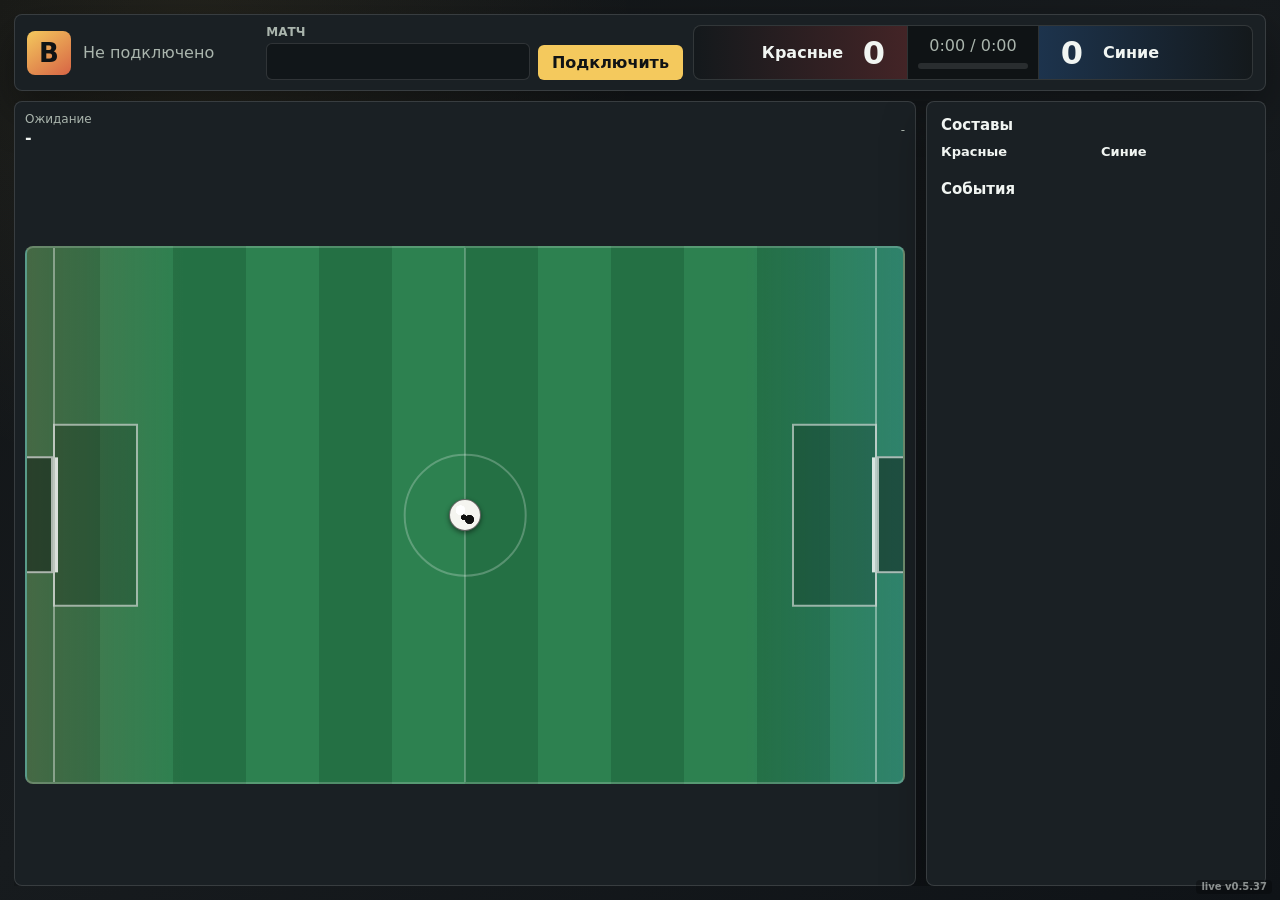
<file: bamjo-live/index.html>
<!doctype html>
<html lang="ru">
<head>
  <meta charset="utf-8">
  <meta name="viewport" content="width=device-width, initial-scale=1">
  <title>Матч</title>
  <link rel="stylesheet" href="./styles.css?v=0.5.36">
</head>
<body>
  <main class="app">
    <section class="topbar" aria-label="Матч">
      <div class="brand">
        <div class="mark">B</div>
        <div>
          <p id="matchStatus">Не подключено</p>
        </div>
      </div>

      <div class="connection" aria-label="Подключение">
        <label>
          <span>Матч</span>
          <input id="matchIdInput" autocomplete="off" spellcheck="false">
        </label>
        <button id="connectButton" type="button">Подключить</button>
      </div>

      <div class="scoreboard" aria-live="polite">
        <div class="team red">
          <span>Красные</span>
          <strong id="redScore">0</strong>
        </div>
        <div class="clock">
          <span id="tickLabel">0:00 / 0:00</span>
          <div class="progress"><i id="progressBar"></i></div>
        </div>
        <div class="team blue">
          <strong id="blueScore">0</strong>
          <span>Синие</span>
        </div>
      </div>
    </section>

    <section class="layout">
      <section class="pitchPanel" aria-label="Поле">
        <div class="pitchHeader">
          <div>
            <span id="phaseLabel">Ожидание</span>
            <strong id="matchIdLabel">-</strong>
          </div>
          <div id="serverTimeLabel">-</div>
        </div>
        <div class="pitchViewport">
          <div id="pitch" class="pitch">
            <div class="goalInterior redGoalInterior"></div>
            <div class="goalInterior blueGoalInterior"></div>
            <div class="goal redGoal"></div>
            <div class="goal blueGoal"></div>
            <div class="centerLine"></div>
            <div class="centerCircle"></div>
            <div id="objectsLayer" class="layer"></div>
            <div id="ballShadow" class="ballShadow" aria-hidden="true"></div>
            <div id="playersLayer" class="layer"></div>
            <div id="effectsLayer" class="layer effectsLayer"></div>
            <div id="curveTrail" class="curveTrail" aria-hidden="true"></div>
            <div id="angelTrail" class="angelTrail" aria-hidden="true"></div>
            <div id="ball" class="ball" aria-label="Мяч"></div>
            <div id="goalOverlay" class="goalOverlay" hidden>
              <strong>Гол!</strong>
              <span id="goalScorer"></span>
            </div>
            <div id="matchEndOverlay" class="matchEndOverlay" hidden>
              <strong>Матч окончен!</strong>
              <span id="matchEndScore">0:0</span>
            </div>
          </div>
        </div>
      </section>

      <aside class="sidePanel" aria-label="События">
        <section class="panelSection">
          <h2>Составы</h2>
          <div class="rosters">
            <div>
              <h3>Красные</h3>
              <div id="redRoster" class="roster"></div>
            </div>
            <div>
              <h3>Синие</h3>
              <div id="blueRoster" class="roster"></div>
            </div>
          </div>
        </section>
        <section class="panelSection eventsSection">
          <h2>События</h2>
          <div id="events" class="events"></div>
        </section>
      </aside>
    </section>
  </main>
  <div class="viewerVersion" aria-label="Версия клиента">live v0.5.37</div>

  <script type="module" src="./js/main.js?v=0.5.37"></script>
</body>
</html>
</file>
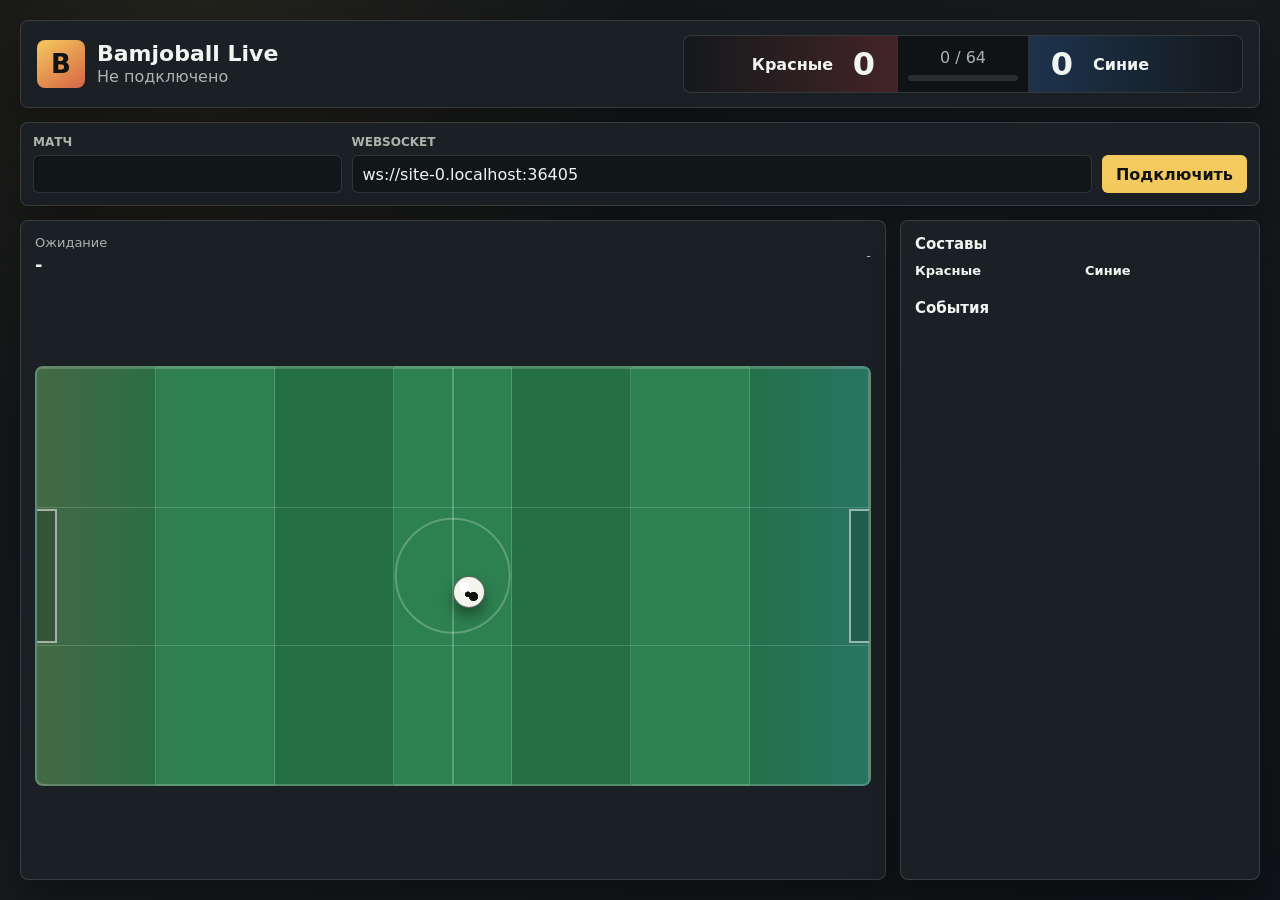
<file: bamjoball-match/index.html>
<!doctype html>
<html lang="ru">
<head>
  <meta charset="utf-8">
  <meta name="viewport" content="width=device-width, initial-scale=1">
  <title>Bamjoball Live</title>
  <link rel="stylesheet" href="./styles.css">
</head>
<body>
  <main class="app">
    <section class="topbar" aria-label="Матч">
      <div class="brand">
        <div class="mark">B</div>
        <div>
          <h1>Bamjoball Live</h1>
          <p id="matchStatus">Не подключено</p>
        </div>
      </div>

      <div class="scoreboard" aria-live="polite">
        <div class="team red">
          <span>Красные</span>
          <strong id="redScore">0</strong>
        </div>
        <div class="clock">
          <span id="tickLabel">0 / 64</span>
          <div class="progress"><i id="progressBar"></i></div>
        </div>
        <div class="team blue">
          <strong id="blueScore">0</strong>
          <span>Синие</span>
        </div>
      </div>
    </section>

    <section class="connection" aria-label="Подключение">
      <label>
        <span>Матч</span>
        <input id="matchIdInput" autocomplete="off" spellcheck="false">
      </label>
      <label class="wide">
        <span>WebSocket</span>
        <input id="wsInput" autocomplete="off" spellcheck="false" placeholder="wss://...">
      </label>
      <button id="connectButton" type="button">Подключить</button>
    </section>

    <section class="layout">
      <section class="pitchPanel" aria-label="Поле">
        <div class="pitchHeader">
          <div>
            <span id="phaseLabel">Ожидание</span>
            <strong id="matchIdLabel">-</strong>
          </div>
          <div id="serverTimeLabel">-</div>
        </div>
        <div id="pitch" class="pitch">
          <div class="goal redGoal"></div>
          <div class="goal blueGoal"></div>
          <div class="centerLine"></div>
          <div class="centerCircle"></div>
          <div id="objectsLayer" class="layer"></div>
          <div id="playersLayer" class="layer"></div>
          <div id="ball" class="ball" aria-label="Мяч"></div>
        </div>
      </section>

      <aside class="sidePanel" aria-label="События">
        <section class="panelSection">
          <h2>Составы</h2>
          <div class="rosters">
            <div>
              <h3>Красные</h3>
              <div id="redRoster" class="roster"></div>
            </div>
            <div>
              <h3>Синие</h3>
              <div id="blueRoster" class="roster"></div>
            </div>
          </div>
        </section>
        <section class="panelSection eventsSection">
          <h2>События</h2>
          <div id="events" class="events"></div>
        </section>
      </aside>
    </section>
  </main>

  <script src="./app.js"></script>
</body>
</html>
</file>
<file: bamjo-live/styles.css>
:root {
  color-scheme: dark;
  --bg: #111416;
  --panel: #1c2226;
  --panel-2: #242b30;
  --line: rgba(255, 255, 255, 0.13);
  --text: #f1f5f2;
  --muted: #aab5ad;
  --red: #d94747;
  --red-deep: #7f1d1d;
  --blue: #3887e8;
  --blue-deep: #173d79;
  --field: #247044;
  --field-2: #2d8150;
  --gold: #f4c95d;
  --shadow: rgba(0, 0, 0, 0.35);
}

* {
  box-sizing: border-box;
}

html,
body {
  min-height: 100%;
}

body {
  margin: 0;
  overflow: hidden;
  background:
    radial-gradient(circle at 15% 5%, rgba(244, 201, 93, 0.08), transparent 28rem),
    linear-gradient(145deg, #101315, #171b1e 48%, #0f1317);
  color: var(--text);
  font-family: Inter, ui-sans-serif, system-ui, -apple-system, BlinkMacSystemFont, "Segoe UI", sans-serif;
  letter-spacing: 0;
}

button,
input {
  font: inherit;
}

.app {
  height: 100vh;
  height: 100dvh;
  min-height: 0;
  padding: 14px;
  display: grid;
  grid-template-rows: auto minmax(0, 1fr);
  gap: 10px;
  overflow: hidden;
}

.topbar,
.pitchPanel,
.sidePanel {
  border: 1px solid var(--line);
  background: color-mix(in srgb, var(--panel) 94%, black);
  box-shadow: 0 18px 44px var(--shadow);
}

.topbar {
  min-height: 72px;
  border-radius: 8px;
  padding: 10px 12px;
  display: grid;
  grid-template-columns: minmax(180px, 0.55fr) minmax(280px, 1fr) minmax(340px, 560px);
  gap: 10px;
  align-items: center;
}

.brand {
  display: flex;
  align-items: center;
  gap: 12px;
  min-width: 0;
}

.mark {
  width: 44px;
  height: 44px;
  border-radius: 8px;
  display: grid;
  place-items: center;
  background: linear-gradient(145deg, #f4c95d, #d76445);
  color: #101315;
  font-weight: 900;
  font-size: 26px;
}

h1,
h2,
h3,
p {
  margin: 0;
}

h1 {
  font-size: 22px;
  line-height: 1.1;
}

.brand p,
.pitchHeader,
.connection span,
.clock span,
.rosterMeta,
.eventMeta {
  color: var(--muted);
}

.scoreboard {
  min-height: 52px;
  display: grid;
  grid-template-columns: 1fr 132px 1fr;
  align-items: center;
  overflow: hidden;
  border-radius: 8px;
  border: 1px solid var(--line);
  background: #14191c;
}

.team {
  height: 100%;
  display: flex;
  align-items: center;
  gap: 12px;
  padding: 10px 14px;
  font-weight: 800;
}

.team.red {
  justify-content: flex-end;
  background: linear-gradient(90deg, transparent, rgba(217, 71, 71, 0.24));
}

.team.blue {
  justify-content: flex-start;
  background: linear-gradient(270deg, transparent, rgba(56, 135, 232, 0.24));
}

.team strong {
  min-width: 38px;
  font-size: 32px;
  line-height: 1;
  text-align: center;
}

.clock {
  height: 100%;
  padding: 10px;
  display: grid;
  align-content: center;
  gap: 8px;
  text-align: center;
  border-left: 1px solid var(--line);
  border-right: 1px solid var(--line);
  background: rgba(0, 0, 0, 0.24);
}

.progress {
  height: 6px;
  overflow: hidden;
  border-radius: 999px;
  background: rgba(255, 255, 255, 0.11);
}

.progress i {
  display: block;
  width: 0;
  height: 100%;
  background: linear-gradient(90deg, var(--red), var(--gold), var(--blue));
}

.connection {
  min-width: 0;
  display: grid;
  grid-template-columns: minmax(180px, 1fr) auto;
  gap: 8px;
  align-items: end;
}

.connection label {
  display: grid;
  gap: 4px;
  min-width: 0;
}

.connection span {
  font-size: 12px;
  font-weight: 700;
  text-transform: uppercase;
}

.connection input {
  width: 100%;
  min-height: 34px;
  border: 1px solid var(--line);
  border-radius: 6px;
  padding: 8px 10px;
  color: var(--text);
  background: #111619;
  outline: none;
}

.connection input:focus {
  border-color: color-mix(in srgb, var(--gold) 70%, white);
}

.connection button {
  min-height: 34px;
  border: 0;
  border-radius: 6px;
  padding: 8px 14px;
  color: #101315;
  background: var(--gold);
  font-weight: 900;
  cursor: pointer;
}

.connection button:disabled {
  cursor: default;
  opacity: 0.62;
}

.layout {
  min-height: 0;
  display: grid;
  grid-template-columns: minmax(560px, 1fr) 340px;
  gap: 10px;
  overflow: hidden;
}

.pitchPanel,
.sidePanel {
  min-height: 0;
  border-radius: 8px;
}

.pitchPanel {
  padding: 10px;
  display: grid;
  grid-template-rows: auto minmax(0, 1fr);
  gap: 8px;
  overflow: hidden;
}

.pitchHeader {
  display: flex;
  justify-content: space-between;
  gap: 16px;
  align-items: center;
  font-size: 12px;
}

.pitchHeader strong {
  display: block;
  margin-top: 2px;
  color: var(--text);
  font-size: 16px;
}

.pitchViewport {
  min-width: 0;
  min-height: 0;
  container-type: size;
  display: grid;
  place-items: center;
  overflow: hidden;
}

.pitch {
  --field-aspect: 1.6341463415;
  --field-inset: 2.9850746269%;
  --field-width: 94.0298507463%;
  --goalkeeper-area-depth: 9.7014925373%;
  --goalkeeper-area-height: 34.1463414634%;
  --goal-mouth-within-area: 64.2857142857%;
  --goal-interior-depth: 2.9850746269%;
  --goal-interior-height: 17.0731707317%;
  position: relative;
  min-height: 0;
  aspect-ratio: var(--field-aspect);
  width: min(100cqw, calc(100cqh * var(--field-aspect)));
  max-width: 100%;
  max-height: 100%;
  align-self: center;
  justify-self: center;
  overflow: hidden;
  border-radius: 8px;
  border: 2px solid rgba(255, 255, 255, 0.2);
  background:
    linear-gradient(90deg, rgba(217, 71, 71, 0.18), transparent 18%, transparent 82%, rgba(56, 135, 232, 0.18)),
    repeating-linear-gradient(90deg, var(--field), var(--field) calc(100% / 12), var(--field-2) calc(100% / 12), var(--field-2) calc(200% / 12));
}

.pitch.customField {
  background:
    linear-gradient(90deg, rgba(217, 71, 71, 0.12), transparent 20%, transparent 80%, rgba(56, 135, 232, 0.12)),
    var(--field-image) center / cover no-repeat;
}

.pitch.customField::before,
.pitch.customField .goalInterior,
.pitch.customField .goal,
.pitch.customField .centerLine,
.pitch.customField .centerCircle {
  display: none;
}

.pitch::before {
  content: "";
  position: absolute;
  inset: 0 var(--field-inset);
  border-left: 2px solid rgba(255, 255, 255, 0.38);
  border-right: 2px solid rgba(255, 255, 255, 0.38);
  pointer-events: none;
}

.goalInterior {
  position: absolute;
  top: 50%;
  width: var(--goal-interior-depth);
  height: var(--goal-interior-height);
  transform: translateY(-50%);
  border: 2px solid rgba(255, 255, 255, 0.62);
  background: rgba(10, 16, 14, 0.46);
  z-index: 1;
}

.redGoalInterior {
  left: 0;
  border-left: 0;
}

.blueGoalInterior {
  right: 0;
  border-right: 0;
}

.goal {
  position: absolute;
  top: 50%;
  width: var(--goalkeeper-area-depth);
  height: var(--goalkeeper-area-height);
  transform: translateY(-50%);
  border: 2px solid rgba(255, 255, 255, 0.55);
  background: rgba(0, 0, 0, 0.2);
  z-index: 1;
}

.goal::after {
  content: "";
  position: absolute;
  top: 50%;
  width: 3px;
  height: var(--goal-mouth-within-area);
  transform: translateY(-50%);
  background: rgba(255, 255, 255, 0.82);
}

.redGoal {
  left: var(--field-inset);
}

.redGoal::after {
  left: 0;
}

.blueGoal {
  right: var(--field-inset);
}

.blueGoal::after {
  right: 0;
}

.centerLine {
  position: absolute;
  top: 0;
  bottom: 0;
  left: 50%;
  width: 2px;
  background: rgba(255, 255, 255, 0.24);
  transform: translateX(-50%);
  z-index: 1;
}

.centerCircle {
  position: absolute;
  left: 50%;
  top: 50%;
  width: 14%;
  aspect-ratio: 1;
  border: 2px solid rgba(255, 255, 255, 0.24);
  border-radius: 50%;
  transform: translate(-50%, -50%);
  z-index: 1;
}

.layer,
.ballShadow,
.ball {
  position: absolute;
  inset: 0;
  pointer-events: none;
}

.effectsLayer {
  z-index: 12;
}

.player,
.object,
.effect,
.ballShadow::before,
.ball::before {
  position: absolute;
}

.player {
  width: clamp(52px, 5.8vw, 74px);
  z-index: 4;
  transform: translate(-50%, -56%);
  transition: filter 160ms ease;
}

.playerBody {
  position: relative;
  z-index: 1;
  display: grid;
  justify-items: center;
  transform: translateY(calc(-1 * var(--player-lift, 0px))) scale(var(--player-air-scale, 1));
  transform-origin: center bottom;
}

.playerAltitudeShadow {
  position: absolute;
  left: 50%;
  top: calc(100% - 7px);
  z-index: 0;
  width: clamp(28px, 3.8vw, 46px);
  height: clamp(9px, 1.2vw, 14px);
  border-radius: 50%;
  background: rgba(0, 0, 0, 0.78);
  filter: blur(3px);
  opacity: var(--player-shadow-opacity, 0.34);
  transform: translate(-50%, -50%) scale(var(--player-shadow-scale, 1));
}

.player.dhSprinting::before,
.player.dhSprinting::after {
  content: "";
  position: absolute;
  left: auto;
  right: 50%;
  top: 66%;
  z-index: -1;
  pointer-events: none;
  transform-origin: 100% 50%;
  transform: translateY(calc(-50% - var(--player-lift, 0px))) rotate(var(--sprint-angle, 0deg));
}

.player.dhSprinting::before {
  width: clamp(58px, 6vw, 82px);
  height: clamp(28px, 3vw, 42px);
  background: linear-gradient(
    90deg,
    transparent 0%,
    rgba(198, 34, 9, 0.42) 18%,
    rgba(255, 76, 12, 0.92) 52%,
    rgba(255, 174, 48, 1) 78%,
    rgba(255, 248, 194, 1) 100%
  );
  clip-path: polygon(0 48%, 22% 20%, 17% 43%, 43% 8%, 38% 42%, 70% 20%, 100% 36%, 100% 64%, 69% 80%, 40% 58%, 22% 89%);
  filter: blur(0.8px) drop-shadow(0 0 11px rgba(255, 82, 16, 0.95));
  animation: dh-comet-flame 180ms ease-in-out infinite alternate;
}

.player.dhSprinting::after {
  width: clamp(42px, 4.6vw, 60px);
  height: clamp(10px, 1.2vw, 16px);
  background: linear-gradient(90deg, transparent, #ff5614 48%, #fff8c9);
  clip-path: polygon(0 42%, 38% 0, 100% 24%, 100% 76%, 34% 100%);
  filter: blur(0.4px) drop-shadow(0 0 8px rgba(255, 213, 92, 1));
  animation: dh-comet-core 130ms ease-in-out infinite alternate;
}

.player.angelEndurance .playerIcon {
  filter: brightness(1.12) saturate(0.94);
  box-shadow:
    0 0 0 2px rgba(255, 248, 205, 0.62),
    0 0 17px 6px rgba(255, 236, 156, 0.58),
    0 10px 22px rgba(0, 0, 0, 0.32);
  animation: angel-endurance-pulse 760ms ease-in-out infinite alternate;
}

.playerIcon {
  width: clamp(38px, 4.6vw, 54px);
  aspect-ratio: 1;
  border-radius: 0 0 7px 7px;
  border: 2px solid var(--team-color);
  background: #121619 center / cover no-repeat;
  opacity: 1;
  box-shadow: 0 10px 22px rgba(0, 0, 0, 0.32);
}

.player.hasBall .playerLabel {
  border-color: var(--gold);
  color: #101315;
  background: linear-gradient(180deg, #ffe188, var(--gold));
  box-shadow: 0 0 0 2px rgba(244, 201, 93, 0.44), 0 5px 12px rgba(0, 0, 0, 0.34);
  text-shadow: none;
}

.playerLabel {
  width: clamp(52px, 5.8vw, 74px);
  max-width: 100%;
  margin-bottom: -3px;
  padding: 2px 5px 3px;
  border: 2px solid var(--team-color);
  border-bottom: 0;
  border-radius: 7px 7px 0 0;
  color: white;
  background:
    linear-gradient(180deg, color-mix(in srgb, var(--team-color) 58%, #111 42%), color-mix(in srgb, var(--team-color) 34%, #050607 66%));
  font-size: 10px;
  font-weight: 900;
  line-height: 1.1;
  text-align: center;
  white-space: nowrap;
  overflow: hidden;
  text-overflow: ellipsis;
  text-shadow: 0 1px 2px rgba(0, 0, 0, 0.75);
}

.ball {
  z-index: 20;
}

.curveTrail {
  position: absolute;
  left: var(--ball-x, 50%);
  top: var(--ball-y, 50%);
  z-index: 19;
  width: clamp(34px, 4.2vw, 50px);
  height: clamp(18px, 2.8vw, 30px);
  border-radius: 999px 45% 45% 999px;
  pointer-events: none;
  opacity: 0;
  background: linear-gradient(
    90deg,
    rgba(44, 157, 255, 0) 0%,
    rgba(57, 170, 255, 0.26) 24%,
    rgba(87, 194, 255, 0.70) 67%,
    rgba(174, 231, 255, 0.92) 100%
  );
  box-shadow:
    0 0 7px rgba(64, 178, 255, 0.62),
    inset -3px 0 5px rgba(224, 248, 255, 0.62);
  filter: blur(0.35px);
  transform:
    translate(-100%, calc(-50% - var(--ball-lift, 0px)))
    rotate(var(--curve-angle, 0rad));
  transform-origin: 100% 50%;
}

.curveTrail.active {
  opacity: 1;
}

.angelTrail {
  position: absolute;
  left: var(--ball-x, 50%);
  top: var(--ball-y, 50%);
  z-index: 19;
  width: clamp(42px, 5.2vw, 66px);
  height: clamp(18px, 2.8vw, 30px);
  border-radius: 999px 46% 46% 999px;
  pointer-events: none;
  opacity: 0;
  background: linear-gradient(
    90deg,
    rgba(255, 249, 217, 0) 0%,
    rgba(255, 241, 172, 0.24) 23%,
    rgba(255, 250, 213, 0.76) 67%,
    rgba(255, 255, 246, 0.98) 100%
  );
  box-shadow:
    0 0 8px rgba(255, 244, 181, 0.72),
    0 0 18px rgba(255, 226, 119, 0.42),
    inset -4px 0 6px rgba(255, 255, 255, 0.88);
  filter: blur(0.45px);
  transform:
    translate(-100%, calc(-50% - var(--ball-lift, 0px)))
    rotate(var(--angel-angle, 0rad));
  transform-origin: 100% 50%;
}

.angelTrail.active {
  opacity: 1;
  animation: angel-trail-pulse 190ms ease-in-out infinite alternate;
}

.ballShadow {
  z-index: 3;
}

.ballShadow::before {
  content: "";
  width: clamp(14px, 2.2vw, 24px);
  aspect-ratio: 1.65;
  left: var(--ball-x, 50%);
  top: var(--ball-y, 50%);
  border-radius: 50%;
  background: rgba(0, 0, 0, 0.72);
  filter: blur(3px);
  opacity: var(--ball-shadow-opacity, 0.34);
  transform: translate(-50%, -50%) scale(var(--ball-shadow-scale, 1));
  transform-origin: center;
}

.goalOverlay {
  position: absolute;
  inset: 0;
  z-index: 29;
  display: grid;
  place-content: center;
  justify-items: center;
  gap: 12px;
  pointer-events: none;
  color: #fff;
  background: rgba(4, 10, 8, 0.24);
  text-align: center;
  text-shadow: 0 4px 18px rgba(0, 0, 0, 0.92);
}

.goalOverlay[hidden] {
  display: none;
}

.goalOverlay strong {
  font-size: 64px;
  line-height: 1;
  letter-spacing: 0;
}

.goalOverlay span {
  max-width: min(90%, 720px);
  font-size: 28px;
  font-weight: 800;
  line-height: 1.2;
  letter-spacing: 0;
}

.matchEndOverlay {
  position: absolute;
  inset: 0;
  z-index: 30;
  display: grid;
  place-content: center;
  justify-items: center;
  gap: 10px;
  pointer-events: none;
  color: #fff;
  background: rgba(4, 10, 8, 0.54);
  text-align: center;
  text-shadow: 0 4px 18px rgba(0, 0, 0, 0.9);
}

.matchEndOverlay[hidden] {
  display: none;
}

.matchEndOverlay strong {
  font-size: 52px;
  line-height: 1;
  letter-spacing: 0;
}

.matchEndOverlay span {
  font-size: 46px;
  font-weight: 900;
  line-height: 1;
}

.ball::before {
  content: "";
  width: clamp(18px, 2.8vw, 30px);
  aspect-ratio: 1;
  left: var(--ball-x, 50%);
  top: var(--ball-y, 50%);
  border-radius: 50%;
  background:
    radial-gradient(circle at 35% 34%, #ffffff 0 17%, transparent 18%),
    radial-gradient(circle at 65% 65%, #111 0 16%, transparent 17%),
    radial-gradient(circle at 46% 58%, #111 0 12%, transparent 13%),
    #f5f5f0;
  border: 1px solid rgba(0, 0, 0, 0.58);
  box-shadow: 0 2px 5px rgba(0, 0, 0, 0.46);
  transform: translate(-50%, calc(-50% - var(--ball-lift, 0px))) scale(var(--ball-scale, 1));
  transform-origin: center;
}

.ball.powerShot::before {
  border-color: rgba(220, 241, 255, 0.96);
  box-shadow:
    0 0 0 3px rgba(174, 220, 255, 0.44),
    0 0 18px 7px rgba(111, 181, 255, 0.76),
    0 2px 5px rgba(0, 0, 0, 0.46);
  animation: warden-ball-pulse 240ms ease-in-out infinite alternate;
}

.ball.angelicKick::before {
  border-color: rgba(255, 252, 224, 0.98);
  box-shadow:
    0 0 0 2px rgba(255, 247, 191, 0.58),
    0 0 15px 6px rgba(255, 226, 119, 0.68),
    0 2px 5px rgba(0, 0, 0, 0.46);
}

.object {
  width: clamp(28px, 4.4vw, 48px);
  aspect-ratio: 1;
  z-index: 3;
  transform: translate(-50%, -50%);
}

.object.totem {
  width: clamp(32px, 3.8vw, 46px);
  aspect-ratio: 1;
  transform: translate(-50%, -50%);
  z-index: 6;
  overflow: hidden;
  border: 2px solid color-mix(in srgb, var(--team-color) 88%, white);
  border-radius: 50%;
  background:
    radial-gradient(circle at 36% 28%, rgba(255, 255, 255, 0.2), transparent 28%),
    radial-gradient(circle, rgba(43, 35, 26, 0.92), rgba(12, 10, 8, 0.94) 72%);
  box-shadow:
    0 0 0 1px rgba(0, 0, 0, 0.58),
    0 0 10px color-mix(in srgb, var(--team-color) 42%, transparent),
    0 6px 10px rgba(0, 0, 0, 0.36);
}

.object::before {
  content: "";
  position: absolute;
  inset: 0;
  border-radius: 50%;
}

.object.totem::before {
  inset: 13%;
  border: 0;
  border-radius: 0;
  background: url("../images/totem.svg?v=0.5.12") center / contain no-repeat;
  filter: drop-shadow(0 2px 2px rgba(0, 0, 0, 0.55));
}

.object.totem::after {
  content: "";
  position: absolute;
  inset: 2px;
  border: 1px solid rgba(255, 255, 255, 0.18);
  border-radius: 50%;
  pointer-events: none;
}

.object.portal::before {
  border: 3px solid #69e0d2;
  background: radial-gradient(circle, rgba(105, 224, 210, 0.78), rgba(37, 79, 135, 0.38));
  animation: pulse 1.1s ease-in-out infinite alternate;
}

.object.blackhole::before {
  border: 3px solid #9d8df1;
  background: radial-gradient(circle, #050507 26%, #402b77 56%, rgba(157, 141, 241, 0.18));
  animation: spin 2.4s linear infinite;
}

.object.blackhole {
  z-index: 11;
}

.angelKickEffect {
  position: absolute;
  z-index: 18;
  width: clamp(48px, 6.5vw, 90px);
  aspect-ratio: 1;
  pointer-events: none;
  transform: translate(-50%, -50%);
  border-radius: 50%;
  background:
    radial-gradient(circle, rgba(255, 255, 255, 0.98) 0 8%, rgba(255, 246, 185, 0.82) 16%, transparent 48%);
  filter: drop-shadow(0 0 10px rgba(255, 239, 147, 0.95));
  animation: angel-kick-flash 560ms ease-out forwards;
}

.angelKickEffect::before,
.angelKickEffect::after {
  content: "";
  position: absolute;
  inset: 4%;
  border-radius: 50%;
}

.angelKickEffect::before {
  background: repeating-conic-gradient(
    from 4deg,
    rgba(255, 255, 238, 0.96) 0 3deg,
    transparent 3deg 28deg
  );
  mask: radial-gradient(circle, transparent 0 13%, #000 18% 58%, transparent 68%);
  animation: angel-kick-rays 560ms ease-out forwards;
}

.angelKickEffect::after {
  inset: 24%;
  border: 2px solid rgba(255, 249, 207, 0.92);
  box-shadow:
    0 0 8px rgba(255, 255, 255, 0.9),
    inset 0 0 7px rgba(255, 232, 132, 0.86);
  animation: angel-kick-ring 500ms ease-out forwards;
}

.effect {
  width: clamp(46px, 6.8vw, 92px);
  aspect-ratio: 1;
  z-index: 12;
  transform: translate(-50%, -50%);
  border-radius: 50%;
  border: 2px solid var(--team-color, var(--gold));
  opacity: 0;
  mix-blend-mode: screen;
  animation: effect-pop 1050ms ease-out forwards;
}

.gohorProjectile {
  position: absolute;
  left: var(--from-x);
  top: var(--from-y);
  width: clamp(10px, 1.15vw, 16px);
  aspect-ratio: 1;
  z-index: 16;
  pointer-events: none;
  border-radius: 50%;
  transform: translate(-50%, -50%);
  animation: gohor-projectile-flight var(--flight-duration) linear forwards;
}

.gohorProjectile.speed {
  background: radial-gradient(circle at 36% 30%, #ffffff 0 13%, #9ed7ff 24%, #278dff 58%, #07377f 100%);
  box-shadow: 0 0 7px #8fd2ff, 0 0 16px rgba(39, 141, 255, 0.9);
}

.gohorProjectile.slow {
  background: radial-gradient(circle at 36% 30%, #ffffff 0 13%, #ffb0a8 24%, #ef3f3f 58%, #731414 100%);
  box-shadow: 0 0 7px #ffaaa2, 0 0 16px rgba(239, 63, 63, 0.9);
}

.shamanAfterimage {
  position: absolute;
  z-index: 3;
  width: clamp(34px, 4vw, 48px);
  aspect-ratio: 1;
  pointer-events: none;
  border: 2px solid color-mix(in srgb, var(--team-color) 72%, #aebaff);
  border-radius: 0 0 7px 7px;
  background: #121619 center / cover no-repeat;
  box-shadow:
    0 0 10px color-mix(in srgb, var(--team-color) 56%, #9baaff),
    inset 0 0 0 999px rgba(155, 155, 255, 0.16);
  transform: translate(-50%, -50%);
  animation: shaman-afterimage 1400ms linear forwards;
}

.sorcLightning {
  position: absolute;
  z-index: 16;
  height: 28px;
  pointer-events: none;
  transform-origin: 0 50%;
  will-change: left, top, width, transform;
}

.sorcLightning::before,
.sorcLightning::after {
  content: "";
  position: absolute;
  left: 0;
  top: 50%;
  width: 100%;
  height: 24px;
  transform: translateY(-50%);
  clip-path: polygon(
    0 48%,
    9% 24%,
    17% 66%,
    27% 31%,
    38% 72%,
    49% 25%,
    60% 63%,
    71% 30%,
    82% 69%,
    91% 35%,
    100% 52%,
    91% 58%,
    82% 83%,
    71% 44%,
    60% 78%,
    49% 39%,
    38% 84%,
    27% 45%,
    17% 80%,
    9% 40%
  );
}

.sorcLightning::before {
  background: #7dff78;
  filter: drop-shadow(0 0 2px #d5ffd0) drop-shadow(0 0 5px #32dc48);
  animation: sorc-lightning-flicker 110ms steps(2, end) infinite;
}

.sorcLightning::after {
  height: 36px;
  background: rgba(39, 226, 72, 0.48);
  filter: blur(5px);
  animation: sorc-lightning-flicker 150ms steps(2, end) infinite reverse;
}

.swapLightning {
  position: absolute;
  z-index: 17;
  height: 8px;
  pointer-events: none;
  transform-origin: 0 50%;
  will-change: left, top, width, transform;
}

.swapLightning::before {
  content: "";
  position: absolute;
  left: 0;
  top: 50%;
  width: 100%;
  height: 5px;
  background: #83ddff;
  clip-path: polygon(
    0 42%,
    12% 15%,
    24% 70%,
    38% 25%,
    52% 74%,
    66% 30%,
    80% 68%,
    100% 45%,
    100% 62%,
    80% 84%,
    66% 47%,
    52% 90%,
    38% 43%,
    24% 88%,
    12% 39%,
    0 62%
  );
  filter: drop-shadow(0 0 2px #d8f6ff) drop-shadow(0 0 4px #389cd9);
  transform: translateY(-50%);
  animation: swap-lightning-flicker 95ms steps(2, end) infinite;
}

.swapLightning.projectile::after {
  content: "";
  position: absolute;
  right: -5px;
  top: 50%;
  width: 10px;
  aspect-ratio: 1;
  border: 1px solid rgba(225, 250, 255, 0.92);
  border-radius: 50%;
  background: #63cbf6;
  box-shadow:
    0 0 5px #bdefff,
    0 0 11px rgba(65, 174, 231, 0.92);
  transform: translateY(-50%);
  animation: swap-projectile-pulse 180ms ease-in-out infinite alternate;
}

.swapLightning.impact::before {
  background: #b6edff;
  filter: drop-shadow(0 0 2px #effcff) drop-shadow(0 0 5px #57bfe9);
}

.swapLightning.impact::after {
  content: "";
  position: absolute;
  right: -5px;
  top: 50%;
  width: 11px;
  aspect-ratio: 1;
  border-radius: 50%;
  background: rgba(180, 237, 255, 0.82);
  box-shadow: 0 0 10px #61c9ee;
  transform: translateY(-50%);
}

.wardenEffect {
  position: absolute;
  left: 50%;
  top: 50%;
  width: clamp(46px, 5vw, 68px);
  aspect-ratio: 1;
  z-index: 17;
  pointer-events: none;
  transform: translate(-50%, -50%);
  color: color-mix(in srgb, var(--team-color) 46%, #eaf6ff 54%);
}

.wardenEffect::before,
.wardenEffect::after {
  content: "";
  position: absolute;
  inset: 0;
  border: 3px solid currentColor;
  box-shadow: 0 0 14px currentColor;
}

.wardenEffect.charge::before {
  border-radius: 50%;
  animation: warden-charge 620ms ease-out forwards;
}

.wardenEffect.charge::after {
  inset: 18%;
  border-style: dashed;
  border-radius: 50%;
  animation: warden-charge-spin 620ms linear forwards;
}

.wardenEffect.release::before,
.wardenEffect.release::after {
  inset: 24%;
  transform: rotate(45deg);
  animation: warden-release 460ms ease-out forwards;
}

.wardenEffect.release::after {
  transform: rotate(45deg) scale(0.55);
  animation-delay: 45ms;
}

.wardenEffect.impact::before {
  border-width: 4px 0 4px 4px;
  border-radius: 50%;
  animation: warden-impact 720ms ease-out forwards;
}

.wardenEffect.impact::after {
  inset: 20%;
  border-width: 3px 3px 3px 0;
  border-radius: 50%;
  animation: warden-impact 720ms 70ms ease-out forwards;
}

.treeSlamEffect {
  position: absolute;
  left: 50%;
  top: 50%;
  z-index: 15;
  pointer-events: none;
  transform: translate(-50%, -50%);
  color: color-mix(in srgb, var(--team-color) 35%, #e5d79a 65%);
}

.treeSlamEffect.charge {
  width: clamp(42px, 5.4vw, 72px);
  aspect-ratio: 1;
}

.treeSlamEffect.charge::before,
.treeSlamEffect.charge::after,
.treeSlamEffect.impact::before,
.treeSlamEffect.impact::after {
  content: "";
  position: absolute;
  border-radius: 50%;
}

.treeSlamEffect.charge::before {
  inset: 22%;
  border: 3px solid currentColor;
  background: rgba(34, 27, 18, 0.58);
  box-shadow: 0 0 12px currentColor, inset 0 0 9px rgba(0, 0, 0, 0.8);
  animation: tree-slam-charge 360ms ease-in forwards;
}

.treeSlamEffect.charge::after {
  inset: 2%;
  border: 2px dashed rgba(229, 215, 154, 0.7);
  animation: tree-slam-charge-ring 360ms ease-in forwards;
}

.treeSlamEffect.impact {
  width: clamp(104px, 17.5vw, 204px);
  aspect-ratio: 1;
}

.treeSlamEffect.impact::before {
  inset: 18%;
  border: 4px solid currentColor;
  box-shadow:
    0 0 16px currentColor,
    inset 0 0 14px rgba(229, 215, 154, 0.45);
  animation: tree-slam-shockwave 760ms cubic-bezier(0.12, 0.7, 0.2, 1) forwards;
}

.treeSlamEffect.impact::after {
  inset: 8%;
  background: conic-gradient(
    from 8deg,
    transparent 0 4deg,
    currentColor 4deg 7deg,
    transparent 7deg 43deg,
    currentColor 43deg 47deg,
    transparent 47deg 91deg,
    currentColor 91deg 94deg,
    transparent 94deg 139deg,
    currentColor 139deg 143deg,
    transparent 143deg 188deg,
    currentColor 188deg 192deg,
    transparent 192deg 236deg,
    currentColor 236deg 240deg,
    transparent 240deg 286deg,
    currentColor 286deg 290deg,
    transparent 290deg 332deg,
    currentColor 332deg 336deg,
    transparent 336deg 360deg);
  mask: radial-gradient(circle, transparent 0 22%, #000 24% 58%, transparent 61%);
  filter: drop-shadow(0 0 4px rgba(229, 215, 154, 0.9));
  animation: tree-slam-cracks 620ms ease-out forwards;
}

.effect::before,
.effect::after {
  content: "";
  position: absolute;
  inset: 12%;
  border-radius: inherit;
  border: 2px solid currentColor;
}

.effect::before {
  color: var(--team-color, var(--gold));
  box-shadow: 0 0 22px currentColor;
}

.effect::after {
  inset: 36%;
  background: currentColor;
  color: var(--team-color, var(--gold));
  filter: blur(2px);
}

.effect.kind-shot,
.effect.tag-shot,
.effect.tag-slamshot,
.effect.hero-ogre,
.effect.hero-angel {
  color: #ffd86b;
  border-color: #ffd86b;
  animation-name: effect-kick;
}

.effect.kind-pass,
.effect.tag-pass,
.effect.hero-warden {
  color: #f4f0d0;
  border-radius: 42% 58% 58% 42%;
}

.effect.kind-goal {
  width: clamp(74px, 10vw, 138px);
  color: #fff0a3;
  border-color: #fff0a3;
  animation-duration: 1800ms;
  animation-name: effect-goal;
}

.effect.kind-save,
.effect.kind-interception,
.effect.kind-tackle {
  color: #ffffff;
  border-style: dashed;
}

.effect.hero-shaman,
.effect.hero-dh,
.effect.tag-dash {
  color: #eec85f;
  border-radius: 34% 66% 34% 66%;
}

.effect.hero-shadow,
.effect.tag-blink,
.effect.hero-swap,
.effect.tag-swap {
  color: #b78cff;
  border-style: dashed;
}

.effect.hero-water,
.effect.tag-water {
  color: #67d9ff;
  border-radius: 50% 45% 58% 42%;
}

.effect.hero-tree,
.effect.tag-aoe,
.effect.tag-slamshot {
  color: #8de36f;
  border-style: double;
}

.effect.hero-gohor {
  color: #9df58e;
}

.effect.hero-wisp,
.effect.tag-possess {
  color: #d8f7ff;
  border-style: dotted;
}

.effect.hero-golem,
.effect.tag-curve {
  color: #f0c987;
  border-radius: 50% 22% 50% 22%;
}

.effect.hero-hook,
.effect.tag-hook {
  width: clamp(70px, 9vw, 120px);
  height: clamp(20px, 2.5vw, 34px);
  aspect-ratio: auto;
  color: #d6d1bd;
  border-radius: 999px;
}

.effect.hero-tauren,
.effect.tag-totem {
  color: #dfc166;
  border-radius: 18%;
}

.effect.hero-satyr,
.effect.tag-portal {
  color: #65e6d8;
  border-style: double;
  animation-name: effect-portal;
}

.effect.hero-blackhole,
.effect.tag-blackhole {
  color: #8f79ff;
  border-color: #8f79ff;
  background: radial-gradient(circle, #050507 0 22%, rgba(82, 50, 143, 0.68) 45%, transparent 70%);
  animation-name: effect-blackhole;
}

.effect.hero-ninja {
  color: #ffffff;
  border-radius: 50% 50% 18% 18%;
}

.effect.hero-lizard {
  color: #7fff7b;
}

.sidePanel {
  height: 100%;
  padding: 14px;
  display: grid;
  grid-template-rows: minmax(0, auto) minmax(0, 1fr);
  gap: 14px;
  overflow: hidden;
}

.panelSection {
  min-width: 0;
  min-height: 0;
}

.panelSection h2 {
  margin-bottom: 10px;
  font-size: 15px;
}

.rosters {
  display: grid;
  grid-template-columns: 1fr 1fr;
  gap: 10px;
}

.rosters h3 {
  margin-bottom: 7px;
  font-size: 13px;
}

.roster {
  display: grid;
  gap: 7px;
}

.rosterCard {
  min-width: 0;
  border: 1px solid var(--line);
  border-left: 4px solid var(--team-color);
  border-radius: 7px;
  padding: 8px;
  background: #14191c;
}

.rosterName {
  display: flex;
  align-items: center;
  gap: 6px;
  min-width: 0;
  font-size: 13px;
  font-weight: 800;
}

.rosterName img {
  width: 22px;
  height: 22px;
  border-radius: 50%;
}

.rosterName span {
  min-width: 0;
  overflow: hidden;
  text-overflow: ellipsis;
  white-space: nowrap;
}

.rosterMeta {
  margin-top: 4px;
  font-size: 11px;
}

.eventsSection {
  min-height: 0;
  display: grid;
  grid-template-rows: auto minmax(0, 1fr);
  overflow: hidden;
}

.events {
  height: 100%;
  min-height: 0;
  max-height: none;
  overflow-y: auto;
  overflow-x: hidden;
  display: flex;
  flex-direction: column;
  gap: 8px;
  padding-right: 4px;
  scrollbar-gutter: stable;
  overflow-anchor: none;
}

.event {
  flex: 0 0 auto;
  border: 1px solid var(--line);
  border-left: 4px solid var(--team-color, var(--gold));
  border-radius: 7px;
  padding: 8px;
  background: #14191c;
  cursor: pointer;
}

.event.selected {
  border-color: #f0c75e;
  border-left-color: var(--team-color, #f0c75e);
  background: #202126;
  box-shadow: inset 0 0 0 1px rgb(240 199 94 / 28%);
}

.eventText {
  margin-top: 3px;
  font-size: 13px;
  line-height: 1.35;
}

.viewerVersion {
  position: fixed;
  right: 8px;
  bottom: 6px;
  z-index: 100;
  padding: 2px 5px;
  border-radius: 4px;
  color: rgba(241, 245, 242, 0.54);
  background: rgba(0, 0, 0, 0.26);
  font-size: 10px;
  font-weight: 700;
  line-height: 1;
  letter-spacing: 0;
  pointer-events: none;
}

@keyframes pulse {
  from {
    transform: scale(0.92);
    opacity: 0.72;
  }
  to {
    transform: scale(1.08);
    opacity: 1;
  }
}

@keyframes spin {
  to {
    rotate: 360deg;
  }
}

@keyframes angel-endurance-pulse {
  from {
    filter: brightness(1.08) saturate(0.94);
  }
  to {
    filter: brightness(1.22) saturate(1);
  }
}

@keyframes angel-trail-pulse {
  from {
    opacity: 0.78;
    filter: blur(0.55px) brightness(0.98);
  }
  to {
    opacity: 1;
    filter: blur(0.25px) brightness(1.16);
  }
}

@keyframes angel-kick-flash {
  0% {
    opacity: 0;
    transform: translate(-50%, -50%) scale(0.24);
  }
  18% {
    opacity: 1;
    transform: translate(-50%, -50%) scale(0.72);
  }
  100% {
    opacity: 0;
    transform: translate(-50%, -50%) scale(1.42);
  }
}

@keyframes angel-kick-rays {
  0% {
    opacity: 0;
    transform: rotate(0deg) scale(0.35);
  }
  22% {
    opacity: 1;
  }
  100% {
    opacity: 0;
    transform: rotate(24deg) scale(1.34);
  }
}

@keyframes angel-kick-ring {
  0% {
    opacity: 0;
    transform: scale(0.42);
  }
  24% {
    opacity: 1;
  }
  100% {
    opacity: 0;
    transform: scale(1.58);
  }
}

@keyframes effect-pop {
  0% {
    opacity: 0;
    transform: translate(-50%, -50%) scale(0.35);
  }
  18% {
    opacity: 0.95;
  }
  100% {
    opacity: 0;
    transform: translate(-50%, -50%) scale(1.45);
  }
}

@keyframes gohor-projectile-flight {
  0% {
    left: var(--from-x);
    top: var(--from-y);
    opacity: 0.3;
    transform: translate(-50%, -50%) scale(0.72);
  }
  12% {
    opacity: 1;
  }
  100% {
    left: var(--to-x);
    top: var(--to-y);
    opacity: 1;
    transform: translate(-50%, -50%) scale(1);
  }
}

@keyframes shaman-afterimage {
  0% {
    opacity: 0.52;
    transform: translate(-50%, -50%) scale(1);
  }

  8% {
    opacity: 0.48;
  }

  72% {
    opacity: 0.30;
  }

  100% {
    opacity: 0;
    transform: translate(-50%, -50%) scale(0.94);
  }
}

@keyframes sorc-lightning-flicker {
  0% {
    opacity: 0.72;
    scale: 1 0.72;
  }
  50% {
    opacity: 1;
    scale: 1 1.08;
  }
  100% {
    opacity: 0.82;
    scale: 1 0.88;
  }
}

@keyframes swap-lightning-flicker {
  0% {
    opacity: 0.72;
    scale: 1 0.72;
  }

  50% {
    opacity: 1;
    scale: 1 1.16;
  }

  100% {
    opacity: 0.84;
    scale: 1 0.88;
  }
}

@keyframes swap-projectile-pulse {
  from {
    scale: 0.82;
    opacity: 0.82;
  }

  to {
    scale: 1.12;
    opacity: 1;
  }
}

@keyframes warden-ball-pulse {
  from {
    filter: brightness(1);
  }
  to {
    filter: brightness(1.28);
  }
}

@keyframes warden-charge {
  from {
    opacity: 0;
    transform: scale(1.45);
  }
  28% {
    opacity: 1;
  }
  to {
    opacity: 0.92;
    transform: scale(0.78);
  }
}

@keyframes warden-charge-spin {
  from {
    opacity: 0.3;
    transform: rotate(0deg) scale(1.15);
  }
  to {
    opacity: 0.9;
    transform: rotate(210deg) scale(0.76);
  }
}

@keyframes warden-release {
  from {
    opacity: 1;
    transform: rotate(45deg) scale(0.35);
  }
  to {
    opacity: 0;
    transform: rotate(135deg) scale(1.75);
  }
}

@keyframes warden-impact {
  from {
    opacity: 1;
    transform: translateX(-12%) scale(0.55);
  }
  to {
    opacity: 0;
    transform: translateX(28%) scale(1.55);
  }
}

@keyframes tree-slam-charge {
  from {
    opacity: 0;
    transform: scale(1.45);
  }
  35% {
    opacity: 0.95;
  }
  to {
    opacity: 1;
    transform: scale(0.52);
  }
}

@keyframes tree-slam-charge-ring {
  from {
    opacity: 0;
    transform: rotate(0deg) scale(1.15);
  }
  to {
    opacity: 0.85;
    transform: rotate(80deg) scale(0.58);
  }
}

@keyframes tree-slam-shockwave {
  from {
    opacity: 1;
    transform: scale(0.08);
    border-width: 7px;
  }
  28% {
    opacity: 1;
  }
  to {
    opacity: 0;
    transform: scale(1.12);
    border-width: 2px;
  }
}

@keyframes tree-slam-cracks {
  from {
    opacity: 1;
    transform: scale(0.2) rotate(-5deg);
  }
  55% {
    opacity: 0.9;
  }
  to {
    opacity: 0;
    transform: scale(1) rotate(3deg);
  }
}

@keyframes effect-kick {
  0% {
    opacity: 0;
    transform: translate(-50%, -50%) scale(0.28) rotate(-12deg);
  }
  16% {
    opacity: 1;
  }
  100% {
    opacity: 0;
    transform: translate(-50%, -50%) scale(1.65) rotate(16deg);
  }
}

@keyframes effect-goal {
  0% {
    opacity: 0;
    transform: translate(-50%, -50%) scale(0.25);
  }
  20% {
    opacity: 1;
  }
  100% {
    opacity: 0;
    transform: translate(-50%, -50%) scale(2.15);
  }
}

@keyframes effect-portal {
  0% {
    opacity: 0;
    transform: translate(-50%, -50%) scale(0.4) rotate(0deg);
  }
  22% {
    opacity: 1;
  }
  100% {
    opacity: 0;
    transform: translate(-50%, -50%) scale(1.35) rotate(220deg);
  }
}

@keyframes effect-blackhole {
  0% {
    opacity: 0;
    transform: translate(-50%, -50%) scale(1.5) rotate(0deg);
  }
  18% {
    opacity: 0.95;
  }
  100% {
    opacity: 0;
    transform: translate(-50%, -50%) scale(0.25) rotate(260deg);
  }
}

@keyframes dh-comet-flame {
  from {
    opacity: 0.68;
    scale: 0.88 0.82;
  }
  to {
    opacity: 1;
    scale: 1.08 1.04;
  }
}

@keyframes dh-comet-core {
  from {
    opacity: 0.72;
    scale: 0.9 0.72;
  }
  to {
    opacity: 1;
    scale: 1.12 1;
  }
}

@media (max-width: 980px) {
  body {
    overflow: auto;
  }

  .app {
    padding: 12px;
    height: auto;
    min-height: 100vh;
    overflow: visible;
  }

  .topbar,
  .layout {
    grid-template-columns: 1fr;
  }

  .scoreboard {
    grid-template-columns: 1fr 104px 1fr;
  }

  .layout {
    min-height: auto;
    overflow: visible;
  }

  .pitchPanel {
    grid-template-rows: auto auto;
  }

  .pitchViewport {
    container-type: normal;
    display: block;
    overflow: visible;
  }

  .pitch {
    width: 100%;
    min-height: 0;
    max-height: none;
  }

  .sidePanel {
    height: auto;
    min-height: 420px;
    max-height: 70vh;
  }
}

@media (max-width: 560px) {
  .topbar {
    padding: 12px;
  }

  .connection {
    grid-template-columns: 1fr;
  }

  .brand {
    align-items: flex-start;
  }

  .mark {
    width: 42px;
    height: 42px;
  }

  h1 {
    font-size: 19px;
  }

  .team {
    gap: 6px;
    padding: 8px;
    font-size: 12px;
  }

  .team strong {
    min-width: 28px;
    font-size: 26px;
  }

  .scoreboard {
    grid-template-columns: 1fr 84px 1fr;
  }

  .clock {
    padding: 8px 6px;
  }

  .rosters {
    grid-template-columns: 1fr;
  }

  .player {
    width: 48px;
  }

  .playerLabel {
    width: 48px;
    font-size: 8px;
    padding-inline: 4px;
  }

  .playerIcon {
    width: 36px;
  }

  .matchEndOverlay strong {
    font-size: 32px;
  }

  .matchEndOverlay span {
    font-size: 34px;
  }

  .goalOverlay strong {
    font-size: 42px;
  }

  .goalOverlay span {
    font-size: 20px;
  }
}
</file>
<file: bamjoball-match/styles.css>
:root {
  color-scheme: dark;
  --bg: #111416;
  --panel: #1c2226;
  --panel-2: #242b30;
  --line: rgba(255, 255, 255, 0.13);
  --text: #f1f5f2;
  --muted: #aab5ad;
  --red: #d94747;
  --red-deep: #7f1d1d;
  --blue: #3887e8;
  --blue-deep: #173d79;
  --field: #247044;
  --field-2: #2d8150;
  --gold: #f4c95d;
  --shadow: rgba(0, 0, 0, 0.35);
}

* {
  box-sizing: border-box;
}

html,
body {
  min-height: 100%;
}

body {
  margin: 0;
  background:
    radial-gradient(circle at 15% 5%, rgba(244, 201, 93, 0.08), transparent 28rem),
    linear-gradient(145deg, #101315, #171b1e 48%, #0f1317);
  color: var(--text);
  font-family: Inter, ui-sans-serif, system-ui, -apple-system, BlinkMacSystemFont, "Segoe UI", sans-serif;
  letter-spacing: 0;
}

button,
input {
  font: inherit;
}

.app {
  min-height: 100vh;
  padding: 20px;
  display: grid;
  grid-template-rows: auto auto 1fr;
  gap: 14px;
}

.topbar,
.connection,
.pitchPanel,
.sidePanel {
  border: 1px solid var(--line);
  background: color-mix(in srgb, var(--panel) 94%, black);
  box-shadow: 0 18px 44px var(--shadow);
}

.topbar {
  min-height: 88px;
  border-radius: 8px;
  padding: 14px 16px;
  display: grid;
  grid-template-columns: minmax(220px, 1fr) minmax(340px, 560px);
  gap: 16px;
  align-items: center;
}

.brand {
  display: flex;
  align-items: center;
  gap: 12px;
  min-width: 0;
}

.mark {
  width: 48px;
  height: 48px;
  border-radius: 8px;
  display: grid;
  place-items: center;
  background: linear-gradient(145deg, #f4c95d, #d76445);
  color: #101315;
  font-weight: 900;
  font-size: 26px;
}

h1,
h2,
h3,
p {
  margin: 0;
}

h1 {
  font-size: 22px;
  line-height: 1.1;
}

.brand p,
.pitchHeader,
.connection span,
.clock span,
.rosterMeta,
.eventMeta {
  color: var(--muted);
}

.scoreboard {
  min-height: 58px;
  display: grid;
  grid-template-columns: 1fr 132px 1fr;
  align-items: center;
  overflow: hidden;
  border-radius: 8px;
  border: 1px solid var(--line);
  background: #14191c;
}

.team {
  height: 100%;
  display: flex;
  align-items: center;
  gap: 12px;
  padding: 10px 14px;
  font-weight: 800;
}

.team.red {
  justify-content: flex-end;
  background: linear-gradient(90deg, transparent, rgba(217, 71, 71, 0.24));
}

.team.blue {
  justify-content: flex-start;
  background: linear-gradient(270deg, transparent, rgba(56, 135, 232, 0.24));
}

.team strong {
  min-width: 38px;
  font-size: 32px;
  line-height: 1;
  text-align: center;
}

.clock {
  height: 100%;
  padding: 10px;
  display: grid;
  align-content: center;
  gap: 8px;
  text-align: center;
  border-left: 1px solid var(--line);
  border-right: 1px solid var(--line);
  background: rgba(0, 0, 0, 0.24);
}

.progress {
  height: 6px;
  overflow: hidden;
  border-radius: 999px;
  background: rgba(255, 255, 255, 0.11);
}

.progress i {
  display: block;
  width: 0;
  height: 100%;
  background: linear-gradient(90deg, var(--red), var(--gold), var(--blue));
}

.connection {
  border-radius: 8px;
  padding: 12px;
  display: grid;
  grid-template-columns: minmax(140px, 1fr) minmax(260px, 2.4fr) auto;
  gap: 10px;
  align-items: end;
}

.connection label {
  display: grid;
  gap: 6px;
  min-width: 0;
}

.connection span {
  font-size: 12px;
  font-weight: 700;
  text-transform: uppercase;
}

.connection input {
  width: 100%;
  min-height: 38px;
  border: 1px solid var(--line);
  border-radius: 6px;
  padding: 8px 10px;
  color: var(--text);
  background: #111619;
  outline: none;
}

.connection input:focus {
  border-color: color-mix(in srgb, var(--gold) 70%, white);
}

.connection button {
  min-height: 38px;
  border: 0;
  border-radius: 6px;
  padding: 8px 14px;
  color: #101315;
  background: var(--gold);
  font-weight: 900;
  cursor: pointer;
}

.connection button:disabled {
  cursor: default;
  opacity: 0.62;
}

.layout {
  min-height: 0;
  display: grid;
  grid-template-columns: minmax(560px, 1fr) 360px;
  gap: 14px;
}

.pitchPanel,
.sidePanel {
  min-height: 0;
  border-radius: 8px;
}

.pitchPanel {
  padding: 14px;
  display: grid;
  grid-template-rows: auto minmax(420px, 1fr);
  gap: 12px;
}

.pitchHeader {
  display: flex;
  justify-content: space-between;
  gap: 16px;
  align-items: center;
  font-size: 13px;
}

.pitchHeader strong {
  display: block;
  margin-top: 4px;
  color: var(--text);
  font-size: 18px;
}

.pitch {
  position: relative;
  min-height: 420px;
  aspect-ratio: 7 / 3;
  width: 100%;
  max-height: calc(100vh - 235px);
  align-self: center;
  justify-self: center;
  overflow: hidden;
  border-radius: 8px;
  border: 2px solid rgba(255, 255, 255, 0.2);
  background:
    linear-gradient(90deg, rgba(217, 71, 71, 0.18), transparent 18%, transparent 82%, rgba(56, 135, 232, 0.18)),
    repeating-linear-gradient(90deg, var(--field), var(--field) calc(100% / 7), var(--field-2) calc(100% / 7), var(--field-2) calc(200% / 7));
}

.pitch.customField {
  background:
    linear-gradient(90deg, rgba(217, 71, 71, 0.12), transparent 20%, transparent 80%, rgba(56, 135, 232, 0.12)),
    var(--field-image) center / cover no-repeat;
}

.pitch.customField::before,
.pitch.customField .goal,
.pitch.customField .centerLine,
.pitch.customField .centerCircle {
  display: none;
}

.pitch::before {
  content: "";
  position: absolute;
  inset: 0;
  background:
    repeating-linear-gradient(90deg, transparent 0, transparent calc((100% / 7) - 1px), rgba(255, 255, 255, 0.18) calc((100% / 7) - 1px), rgba(255, 255, 255, 0.18) calc(100% / 7)),
    repeating-linear-gradient(0deg, transparent 0, transparent calc((100% / 3) - 1px), rgba(255, 255, 255, 0.17) calc((100% / 3) - 1px), rgba(255, 255, 255, 0.17) calc(100% / 3));
  pointer-events: none;
}

.goal {
  position: absolute;
  top: 34%;
  width: 2.4%;
  height: 32%;
  border: 2px solid rgba(255, 255, 255, 0.55);
  background: rgba(0, 0, 0, 0.2);
  z-index: 1;
}

.redGoal {
  left: 0;
  border-left: 0;
}

.blueGoal {
  right: 0;
  border-right: 0;
}

.centerLine {
  position: absolute;
  top: 0;
  bottom: 0;
  left: 50%;
  width: 2px;
  background: rgba(255, 255, 255, 0.24);
  transform: translateX(-50%);
  z-index: 1;
}

.centerCircle {
  position: absolute;
  left: 50%;
  top: 50%;
  width: 14%;
  aspect-ratio: 1;
  border: 2px solid rgba(255, 255, 255, 0.24);
  border-radius: 50%;
  transform: translate(-50%, -50%);
  z-index: 1;
}

.layer,
.ball {
  position: absolute;
  inset: 0;
  pointer-events: none;
}

.player,
.object,
.ball::before {
  position: absolute;
}

.player {
  width: clamp(52px, 5.8vw, 74px);
  z-index: 4;
  display: grid;
  justify-items: center;
  transform: translate(-50%, -56%);
  transition: filter 160ms ease;
}

.playerIcon {
  width: clamp(38px, 4.6vw, 54px);
  aspect-ratio: 1;
  border-radius: 0 0 7px 7px;
  border: 2px solid var(--team-color);
  background: #121619 center / cover no-repeat;
  opacity: 0.82;
  box-shadow: 0 10px 22px rgba(0, 0, 0, 0.32);
}

.player.hasBall .playerIcon {
  opacity: 0.96;
  filter: saturate(1.15) brightness(1.08);
  box-shadow: 0 0 0 4px rgba(244, 201, 93, 0.36), 0 14px 28px rgba(0, 0, 0, 0.38);
}

.player.hasBall .playerLabel {
  box-shadow: 0 0 0 4px rgba(244, 201, 93, 0.18);
}

.playerLabel {
  width: clamp(52px, 5.8vw, 74px);
  max-width: 100%;
  margin-bottom: -3px;
  padding: 2px 5px 3px;
  border: 2px solid var(--team-color);
  border-bottom: 0;
  border-radius: 7px 7px 0 0;
  color: white;
  background:
    linear-gradient(180deg, color-mix(in srgb, var(--team-color) 58%, #111 42%), color-mix(in srgb, var(--team-color) 34%, #050607 66%));
  font-size: 10px;
  font-weight: 900;
  line-height: 1.1;
  text-align: center;
  white-space: nowrap;
  overflow: hidden;
  text-overflow: ellipsis;
  text-shadow: 0 1px 2px rgba(0, 0, 0, 0.75);
}

.ball {
  z-index: 6;
}

.ball::before {
  content: "";
  width: clamp(18px, 2.8vw, 30px);
  aspect-ratio: 1;
  left: var(--ball-x, 50%);
  top: var(--ball-y, 50%);
  border-radius: 50%;
  background:
    radial-gradient(circle at 35% 34%, #ffffff 0 17%, transparent 18%),
    radial-gradient(circle at 65% 65%, #111 0 16%, transparent 17%),
    radial-gradient(circle at 46% 58%, #111 0 12%, transparent 13%),
    #f5f5f0;
  border: 1px solid rgba(0, 0, 0, 0.58);
  box-shadow: 0 8px 14px rgba(0, 0, 0, 0.4);
}

.object {
  width: clamp(28px, 4.4vw, 48px);
  aspect-ratio: 1;
  z-index: 3;
  transform: translate(-50%, -50%);
}

.object::before {
  content: "";
  position: absolute;
  inset: 0;
  border-radius: 50%;
}

.object.totem::before {
  border: 3px solid #e7d47b;
  background: rgba(106, 79, 35, 0.82);
}

.object.portal::before {
  border: 3px solid #69e0d2;
  background: radial-gradient(circle, rgba(105, 224, 210, 0.78), rgba(37, 79, 135, 0.38));
  animation: pulse 1.1s ease-in-out infinite alternate;
}

.object.blackhole::before {
  border: 3px solid #9d8df1;
  background: radial-gradient(circle, #050507 26%, #402b77 56%, rgba(157, 141, 241, 0.18));
  animation: spin 2.4s linear infinite;
}

.sidePanel {
  padding: 14px;
  display: grid;
  grid-template-rows: auto minmax(0, 1fr);
  gap: 14px;
  overflow: hidden;
}

.panelSection {
  min-width: 0;
}

.panelSection h2 {
  margin-bottom: 10px;
  font-size: 15px;
}

.rosters {
  display: grid;
  grid-template-columns: 1fr 1fr;
  gap: 10px;
}

.rosters h3 {
  margin-bottom: 7px;
  font-size: 13px;
}

.roster {
  display: grid;
  gap: 7px;
}

.rosterCard {
  min-width: 0;
  border: 1px solid var(--line);
  border-left: 4px solid var(--team-color);
  border-radius: 7px;
  padding: 8px;
  background: #14191c;
}

.rosterName {
  display: flex;
  align-items: center;
  gap: 6px;
  min-width: 0;
  font-size: 13px;
  font-weight: 800;
}

.rosterName img {
  width: 22px;
  height: 22px;
  border-radius: 50%;
}

.rosterName span {
  min-width: 0;
  overflow: hidden;
  text-overflow: ellipsis;
  white-space: nowrap;
}

.rosterMeta {
  margin-top: 4px;
  font-size: 11px;
}

.eventsSection {
  min-height: 0;
  display: grid;
  grid-template-rows: auto minmax(0, 1fr);
}

.events {
  min-height: 0;
  overflow: auto;
  display: flex;
  flex-direction: column-reverse;
  gap: 8px;
  padding-right: 4px;
}

.event {
  border: 1px solid var(--line);
  border-left: 4px solid var(--team-color, var(--gold));
  border-radius: 7px;
  padding: 8px;
  background: #14191c;
}

.eventText {
  margin-top: 3px;
  font-size: 13px;
  line-height: 1.35;
}

@keyframes pulse {
  from {
    transform: scale(0.92);
    opacity: 0.72;
  }
  to {
    transform: scale(1.08);
    opacity: 1;
  }
}

@keyframes spin {
  to {
    rotate: 360deg;
  }
}

@media (max-width: 980px) {
  .app {
    padding: 12px;
  }

  .topbar,
  .layout,
  .connection {
    grid-template-columns: 1fr;
  }

  .scoreboard {
    grid-template-columns: 1fr 104px 1fr;
  }

  .layout {
    min-height: auto;
  }

  .pitchPanel {
    grid-template-rows: auto auto;
  }

  .pitch {
    min-height: 260px;
    max-height: none;
  }

  .sidePanel {
    min-height: 420px;
  }
}

@media (max-width: 560px) {
  .topbar {
    padding: 12px;
  }

  .brand {
    align-items: flex-start;
  }

  .mark {
    width: 42px;
    height: 42px;
  }

  h1 {
    font-size: 19px;
  }

  .team {
    gap: 6px;
    padding: 8px;
    font-size: 12px;
  }

  .team strong {
    min-width: 28px;
    font-size: 26px;
  }

  .scoreboard {
    grid-template-columns: 1fr 84px 1fr;
  }

  .clock {
    padding: 8px 6px;
  }

  .rosters {
    grid-template-columns: 1fr;
  }

  .player {
    width: 48px;
  }

  .playerLabel {
    width: 48px;
    font-size: 8px;
    padding-inline: 4px;
  }

  .playerIcon {
    width: 36px;
  }
}
</file>
